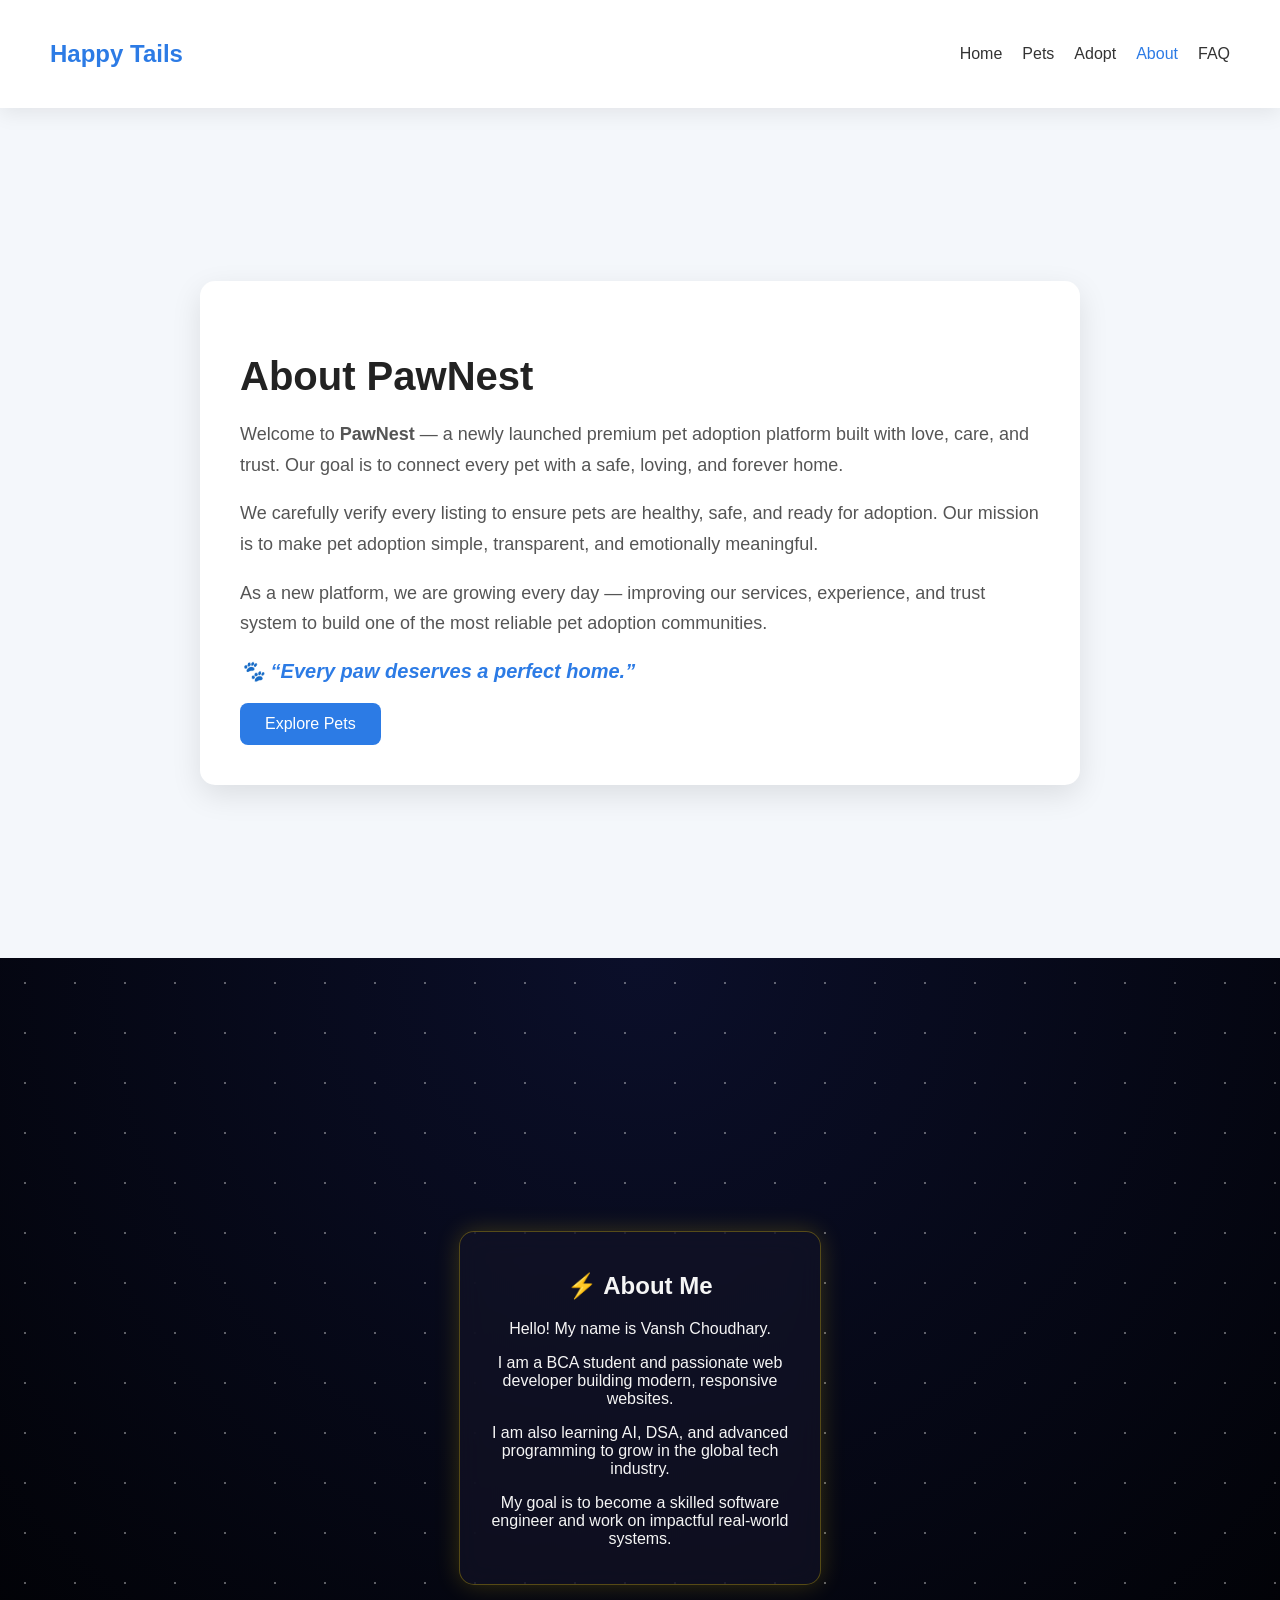
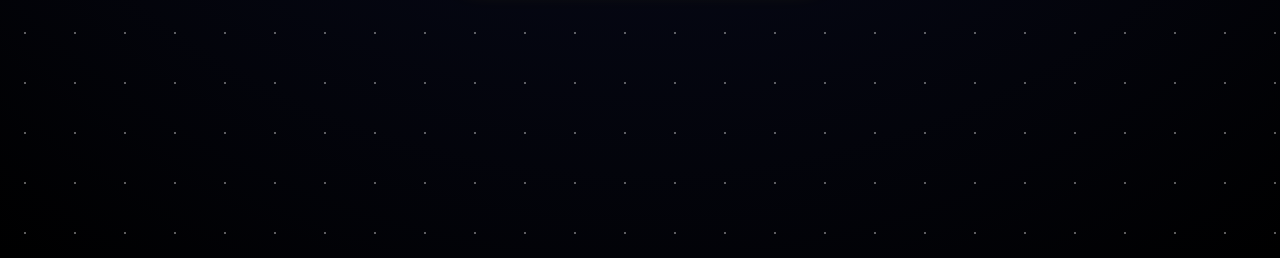
<file: about.html>
<!DOCTYPE html>
<html lang="en">
<head>
  <meta charset="UTF-8" />
  <meta name="viewport" content="width=device-width, initial-scale=1.0" />
  <title>About Us</title>

  <!-- CSS LINK -->
  <link rel="stylesheet" href="about.css" />
</head>

<body>

  <!-- NAVBAR -->
  <header>
    <nav class="navbar">
      <h2 class="logo">Happy Tails</h2>

      <ul>
        <li><a href="index.html">Home</a></li>
        <li><a href="pets.html">Pets</a></li>
        <li><a href="adopt.html">Adopt</a></li>
        <li><a href="about.html" class="active">About</a></li>
        <li><a href="faq.html">FAQ</a></li>
      </ul>
    </nav>
  </header>

  <!-- ABOUT SECTION -->
  <section class="about-hero">

    <div class="about-box">

      <h1>About PawNest</h1>

      <p>
        Welcome to <strong>PawNest</strong> — a newly launched premium pet adoption platform built with love, care, and trust.
        Our goal is to connect every pet with a safe, loving, and forever home.
      </p>

      <p>
        We carefully verify every listing to ensure pets are healthy, safe, and ready for adoption.
        Our mission is to make pet adoption simple, transparent, and emotionally meaningful.
      </p>

      <p>
        As a new platform, we are growing every day — improving our services, experience, and trust system to build one of the most reliable pet adoption communities.
      </p>

      <div class="quote">
        🐾 “Every paw deserves a perfect home.”
      </div>

      <a href="adopt.html" class="btn">Explore Pets</a>

    </div>
  </section>
<section class="hogwarts">

  <!-- magical particles -->
  <div class="particles"></div>

  <!-- broom fly -->
  <div class="broom">
    
  </div>

  <!-- About Card -->
  <div class="spell-card">
    <h2>⚡ About Me</h2>

    <p>Hello! My name is Vansh Choudhary.</p>

    <p>
      I am a BCA student and passionate web developer building modern, responsive websites.
    </p>

    <p>
      I am also learning AI, DSA, and advanced programming to grow in the global tech industry.
    </p>

    <p>
      My goal is to become a skilled software engineer and work on impactful real-world systems.
    </p>
  </div>

</section>
</file>
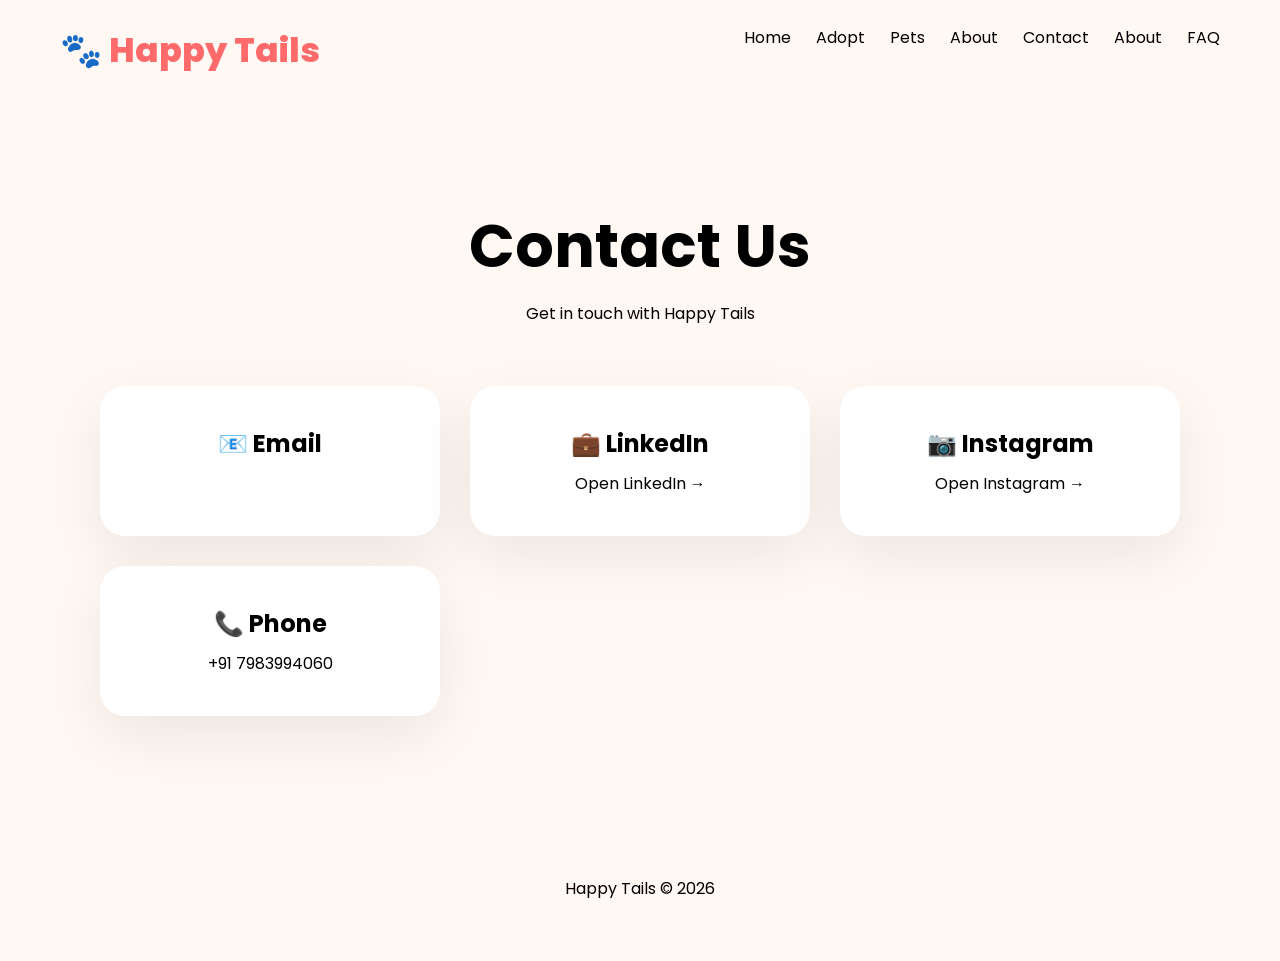
<file: contact.html>
<!DOCTYPE html>
<html lang="en">

<head>

<meta charset="UTF-8">

<meta name="viewport"
content="width=device-width, initial-scale=1.0">

<title>Contact | Happy Tails</title>

<link rel="stylesheet"
href="contact.css">


<link
href="https://fonts.googleapis.com/css2?family=Poppins:wght@300;500;700;800&display=swap"
rel="stylesheet">

</head>

<body>

<header>

<nav>

<div class="logo">

🐾 Happy Tails

</div>

<ul>
<a href="index.html">Home</a>
</li>

<li>
<a href="adopt.html">Adopt</a>
</li>

<li>
<a href="pets.html">Pets</a>
</li>

<li>
<a href="about.html">About</a>
</li>

<li>
<a href="contact.html">Contact</a>
</li>
<li><a href="about.html">About</a></li>

<li><a href="faq.html">FAQ</a></li>
</ul>

</nav>

</header>



<section class="contact">

<h1>

Contact Us

</h1>

<p>

Get in touch with Happy Tails

</p>



<div class="contact-grid">

<div class="box">

<h2>

📧 Email

</h2>

<p>






</a>

</p>

</div>



<div class="box">

<h2>

💼 LinkedIn

</h2>

<p>

<a
<a
href="https://www.linkedin.com/in/vansh-choudhary-61513b381/"
target="_blank">

Open LinkedIn →

</a>

</a>
</div>



<div class="box">

<h2>

📷 Instagram

</h2>

<p>
<a
href="https://instagram.com/choudhary_vansh_jaat__"
target="_blank">

Open Instagram →
</a>



</p>

</div>



<div class="box">

<h2>

📞 Phone

</h2>

<p>

+91 7983994060

</p>

</div>

</div>

</section>



<footer>

Happy Tails © 2026

</footer>

</body>

</html>
</file>
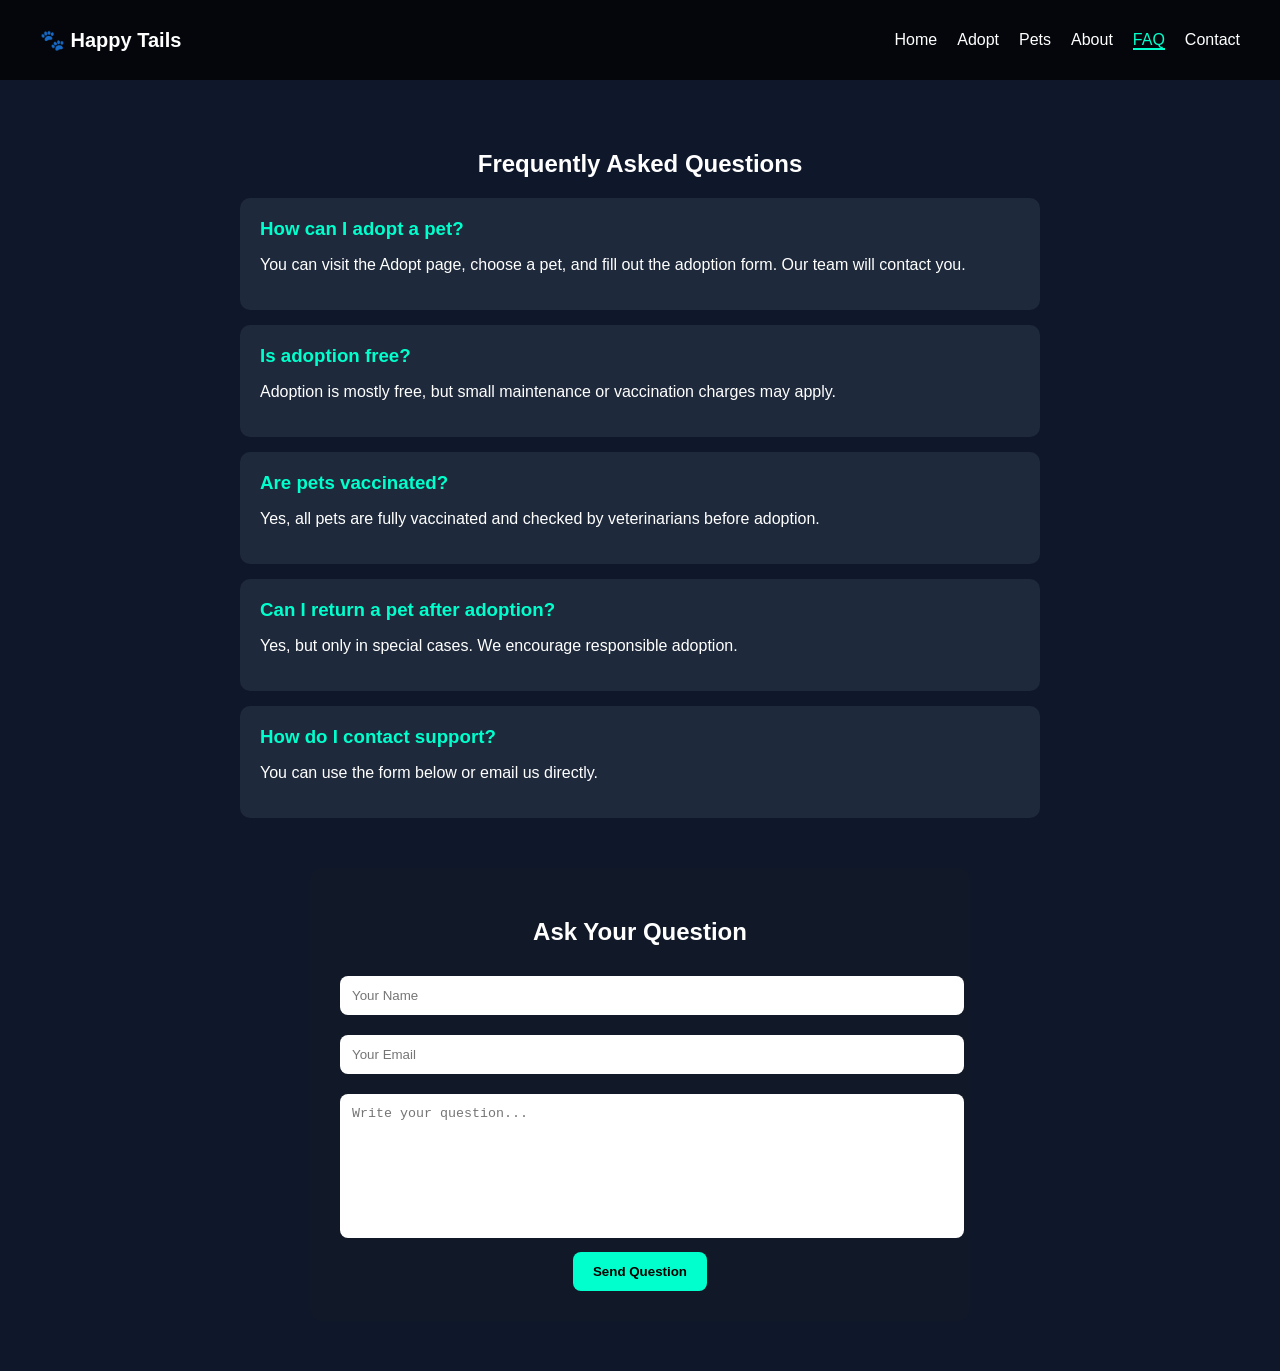
<file: faq.html>
<!DOCTYPE html>
<html lang="en">
<head>
    <meta charset="UTF-8">
    <title>FAQ - Happy Tails</title>
    <link rel="stylesheet" href="faq.css">
</head>

<body>

<header>
    <div class="logo">🐾 Happy Tails</div>

    <ul class="nav-links">
        <li><a href="index.html">Home</a></li>
        <li><a href="adopt.html">Adopt</a></li>
        <li><a href="pets.html">Pets</a></li>
        <li><a href="about.html">About</a></li>
        <li><a class="active" href="faq.html">FAQ</a></li>
        <li><a href="contact.html">Contact</a></li>
    </ul>
</header>

<section class="faq-section">

    <h1>Frequently Asked Questions</h1>

    <div class="faq-container">

        <div class="faq">
            <h3>How can I adopt a pet?</h3>
            <p>You can visit the Adopt page, choose a pet, and fill out the adoption form. Our team will contact you.</p>
        </div>

        <div class="faq">
            <h3>Is adoption free?</h3>
            <p>Adoption is mostly free, but small maintenance or vaccination charges may apply.</p>
        </div>

        <div class="faq">
            <h3>Are pets vaccinated?</h3>
            <p>Yes, all pets are fully vaccinated and checked by veterinarians before adoption.</p>
        </div>

        <div class="faq">
            <h3>Can I return a pet after adoption?</h3>
            <p>Yes, but only in special cases. We encourage responsible adoption.</p>
        </div>

        <div class="faq">
            <h3>How do I contact support?</h3>
            <p>You can use the form below or email us directly.</p>
        </div>

    </div>

    <div class="ask-box">
        <h2>Ask Your Question</h2>

        <form action="mailto:yourmail@gmail.com" method="post" enctype="text/plain">

            <input type="text" name="name" placeholder="Your Name" required>

            <input type="email" name="email" placeholder="Your Email" required>

            <textarea name="question" placeholder="Write your question..." required></textarea>

            <button type="submit">Send Question</button>

        </form>
    </div>

</section>

</body>
</html>
</file>
<file: about.css>
body {
  margin: 0;
  font-family: Arial, sans-serif;
  background: #f4f7fb;
}

/* NAVBAR */
.navbar {
  display: flex;
  justify-content: space-between;
  align-items: center;
  padding: 20px 50px;
  background: #ffffff;
  box-shadow: 0 5px 20px rgba(0,0,0,0.08);
}

.navbar .logo {
  font-size: 24px;
  color: #2c7be5;
}

.navbar ul {
  list-style: none;
  display: flex;
  gap: 20px;
}

.navbar ul li a {
  text-decoration: none;
  color: #333;
  font-weight: 500;
}

.navbar ul li a.active {
  color: #2c7be5;
}

/* ABOUT SECTION */
.about-hero {
  height: 90vh;
  display: flex;
  justify-content: center;
  align-items: center;
  padding: 20px;
}

/* CARD */
.about-box {
  max-width: 800px;
  background: white;
  padding: 40px;
  border-radius: 15px;
  box-shadow: 0 10px 30px rgba(0,0,0,0.1);

  /* ANIMATION */
  animation: fadeUp 1.2s ease;
}

/* TITLE */
.about-box h1 {
  font-size: 40px;
  color: #222;
  margin-bottom: 20px;
}

/* TEXT */
.about-box p {
  font-size: 18px;
  color: #555;
  line-height: 1.7;
  margin-bottom: 15px;
}

/* QUOTE */
.quote {
  margin: 20px 0;
  font-size: 20px;
  font-style: italic;
  color: #2c7be5;
  font-weight: bold;
}

/* BUTTON */
.btn {
  display: inline-block;
  padding: 12px 25px;
  background: #2c7be5;
  color: white;
  text-decoration: none;
  border-radius: 8px;
  transition: 0.3s;
}

.btn:hover {
  background: #1a5edb;
  transform: scale(1.05);
}

/* ANIMATION */
@keyframes fadeUp {
  from {
    opacity: 0;
    transform: translateY(40px);
  }
  to {
    opacity: 1;
    transform: translateY(0);
  }
}





/* Full dark magic background */
.hogwarts {
  height: 100vh;
  overflow: hidden;
  display: flex;
  align-items: center;
  justify-content: center;
  background: radial-gradient(circle at top, #0b0f2a, #000000);
  position: relative;
}

/* ✨ Magical glowing card */
.spell-card {
  width: 320px;
  padding: 20px;
  border-radius: 15px;

  background: rgba(20, 20, 40, 0.6);
  backdrop-filter: blur(12px);

  border: 1px solid rgba(255, 215, 0, 0.3);
  box-shadow: 0 0 25px rgba(255, 215, 0, 0.2);

  color: #f5f5f5;
  text-align: center;

  animation: floatCard 6s ease-in-out infinite;
  transition: 0.4s;
}

/* pause animation on hover */
.spell-card:hover {
  animation-play-state: paused;
  transform: scale(1.05);
}

/* floating effect */
@keyframes floatCard {
  0%   { transform: translateY(0px) rotateY(0deg); }
  50%  { transform: translateY(-15px) rotateY(10deg); }
  100% { transform: translateY(0px) rotateY(0deg); }
}

/* broom fly */
.broom {
  position: absolute;
  top: 60%;
  left: -150px;
  width: 90px;
  animation: fly 5s linear infinite;
}

@keyframes fly {
  0%   { transform: translateX(-200px); opacity: 0; }
  10%  { opacity: 1; }
  50%  { transform: translateX(50vw) translateY(-60px); }
  100% { transform: translateX(120vw); opacity: 0; }
}

/* ✨ particles */
.particles {
  position: absolute;
  width: 100%;
  height: 100%;
  overflow: hidden;
}

/* generate magical dots */
.particles::before,
.particles::after {
  content: "";
  position: absolute;
  width: 200%;
  height: 200%;
  background-image: radial-gradient(white 1px, transparent 1px);
  background-size: 50px 50px;
  animation: moveStars 20s linear infinite;
  opacity: 0.2;
}

@keyframes moveStars {
  from { transform: translateY(0px); }
  to { transform: translateY(-500px); }
}
</file>
<file: contact.css>
*{

margin:0;

padding:0;

box-sizing:border-box;

font-family:Poppins;

}

body{

background:#fff8f3;

}

nav{

display:flex;

justify-content:space-between;

padding:25px 60px;

}

.logo{

font-size:34px;

font-weight:800;

color:#ff6b6b;

}

ul{

display:flex;

gap:25px;

list-style:none;

}

a{

text-decoration:none;

color:black;

}

.active{

color:#ff6b6b;

}

.contact{

padding:100px;

text-align:center;

}

.contact h1{

font-size:60px;

}

.contact p{

margin-top:10px;

}

.contact-grid{

display:grid;

grid-template-columns:
repeat(
auto-fit,
minmax(
280px,
1fr
));

gap:30px;

margin-top:60px;

}

.box{

background:white;

padding:40px;

border-radius:25px;

box-shadow:
0 20px 60px rgba(0,0,0,.08);

transition:.4s;

}

.box:hover{

transform:
translateY(-10px);

}

footer{

padding:60px;

text-align:center;

}
</file>
<file: faq.css>
body {
    margin: 0;
    font-family: Arial, sans-serif;
    background: #0f172a;
    color: white;
}

/* NAVBAR */
header {
    display: flex;
    justify-content: space-between;
    align-items: center;
    padding: 15px 40px;
    background: rgba(0,0,0,0.7);
    position: sticky;
    top: 0;
}

.logo {
    font-size: 20px;
    font-weight: bold;
}

.nav-links {
    display: flex;
    gap: 20px;
    list-style: none;
}

.nav-links a {
    text-decoration: none;
    color: white;
    transition: 0.3s;
}

.nav-links a:hover,
.nav-links a.active {
    color: #00ffcc;
    border-bottom: 2px solid #00ffcc;
}

/* FAQ SECTION */
.faq-section {
    padding: 50px;
    text-align: center;
}

.faq-container {
    max-width: 800px;
    margin: auto;
}

.faq {
    background: #1e293b;
    margin: 15px 0;
    padding: 20px;
    border-radius: 10px;
    text-align: left;
}

.faq h3 {
    margin: 0;
    color: #00ffcc;
}

/* FORM */
.ask-box {
    margin-top: 50px;
    background: #111827;
    padding: 30px;
    border-radius: 12px;
    max-width: 600px;
    margin-left: auto;
    margin-right: auto;
}

.ask-box input,
.ask-box textarea {
    width: 100%;
    margin: 10px 0;
    padding: 12px;
    border: none;
    border-radius: 8px;
}

.ask-box textarea {
    height: 120px;
    resize: none;
}

.ask-box button {
    background: #00ffcc;
    border: none;
    padding: 12px 20px;
    font-weight: bold;
    cursor: pointer;
    border-radius: 8px;
}

.ask-box button:hover {
    background: #00ccaa;
}
</file>
